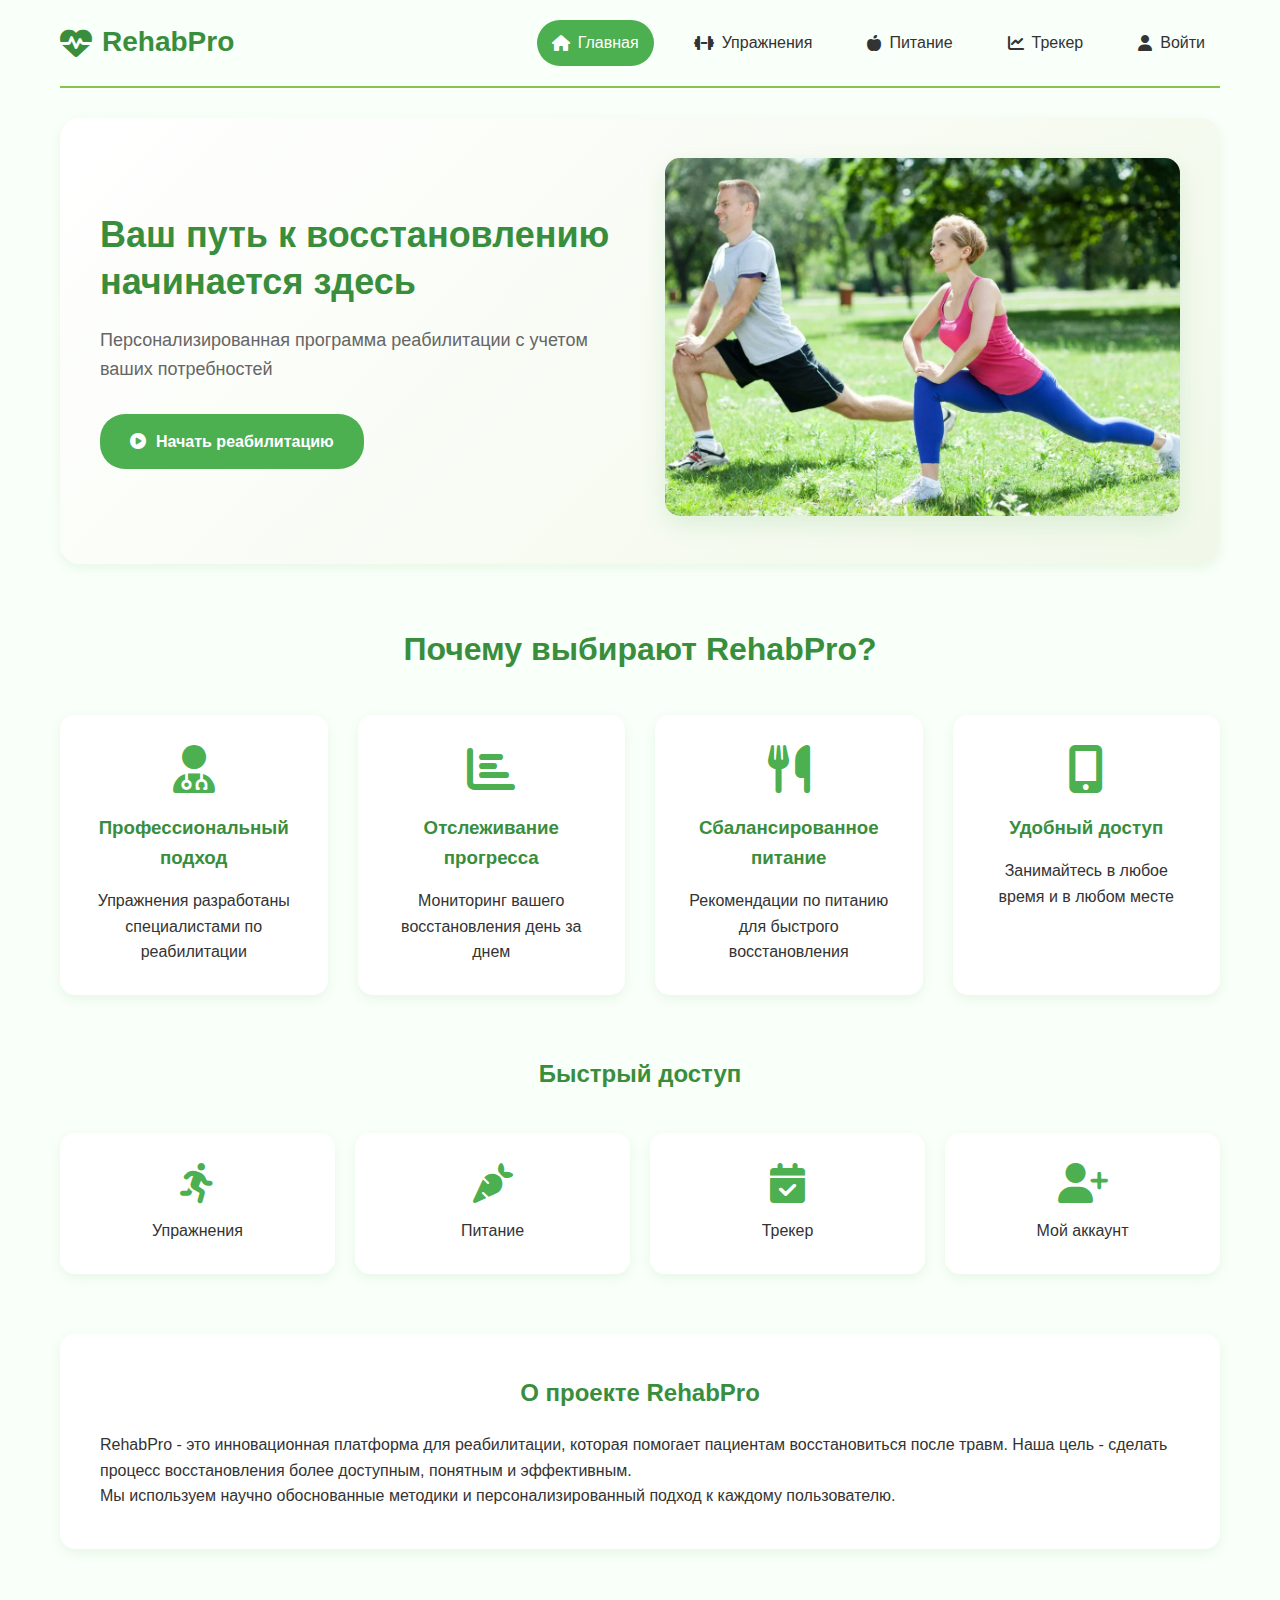
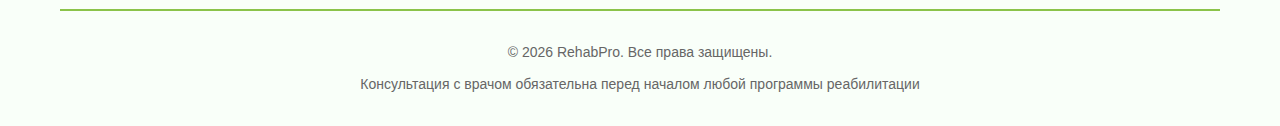
<file: index.html>
<!DOCTYPE html>
<html lang="ru">
<head>
    <meta charset="UTF-8">
    <meta name="viewport" content="width=device-width, initial-scale=1.0">
    <title>RehabPro - Главная</title>
    <link rel="stylesheet" href="css/style.css">
    <link rel="stylesheet" href="https://cdnjs.cloudflare.com/ajax/libs/font-awesome/6.4.0/css/all.min.css">
</head>
<body>
    <div class="container">
        <header>
            <nav class="navbar">
                <div class="logo">
                    <i class="fas fa-heartbeat"></i>
                    <h1>RehabPro</h1>
                </div>
                <div class="nav-links">
                    <a href="index.html" class="active"><i class="fas fa-home"></i> Главная</a>
                    <a href="exercises.html"><i class="fas fa-dumbbell"></i> Упражнения</a>
                    <a href="nutrition.html"><i class="fas fa-apple-alt"></i> Питание</a>
                    <a href="tracker.html"><i class="fas fa-chart-line"></i> Трекер</a>
                    <a href="login.html" id="login-btn"><i class="fas fa-user"></i> Войти</a>
                </div>
            </nav>
        </header>

        <main>
            <section class="hero">
                <div class="hero-content">
                    <h2>Ваш путь к восстановлению начинается здесь</h2>
                    <p>Персонализированная программа реабилитации с учетом ваших потребностей</p>
                    <a href="exercises.html" class="btn-primary">
                        <i class="fas fa-play-circle"></i> Начать реабилитацию
                    </a>
                </div>
                <div class="hero-image">
                    <img src="sport.png" alt="Реабилитация">
                </div>
            </section>

            <section class="features">
                <h2>Почему выбирают RehabPro?</h2>
                <div class="features-grid">
                    <div class="feature-card">
                        <i class="fas fa-user-md"></i>
                        <h3>Профессиональный подход</h3>
                        <p>Упражнения разработаны специалистами по реабилитации</p>
                    </div>
                    <div class="feature-card">
                        <i class="fas fa-chart-bar"></i>
                        <h3>Отслеживание прогресса</h3>
                        <p>Мониторинг вашего восстановления день за днем</p>
                    </div>
                    <div class="feature-card">
                        <i class="fas fa-utensils"></i>
                        <h3>Сбалансированное питание</h3>
                        <p>Рекомендации по питанию для быстрого восстановления</p>
                    </div>
                    <div class="feature-card">
                        <i class="fas fa-mobile-alt"></i>
                        <h3>Удобный доступ</h3>
                        <p>Занимайтесь в любое время и в любом месте</p>
                    </div>
                </div>
            </section>

            <section class="quick-links">
                <h2>Быстрый доступ</h2>
                <div class="links-grid">
                    <a href="exercises.html" class="quick-link-card">
                        <i class="fas fa-running"></i>
                        <span>Упражнения</span>
                    </a>
                    <a href="nutrition.html" class="quick-link-card">
                        <i class="fas fa-carrot"></i>
                        <span>Питание</span>
                    </a>
                    <a href="tracker.html" class="quick-link-card">
                        <i class="fas fa-calendar-check"></i>
                        <span>Трекер</span>
                    </a>
                    <a href="login.html" class="quick-link-card">
                        <i class="fas fa-user-plus"></i>
                        <span>Мой аккаунт</span>
                    </a>
                </div>
            </section>

            <section class="about">
                <h2>О проекте RehabPro</h2>
                <p>RehabPro - это инновационная платформа для реабилитации, которая помогает пациентам восстановиться после травм. Наша цель - сделать процесс восстановления более доступным, понятным и эффективным.</p>
                <p>Мы используем научно обоснованные методики и персонализированный подход к каждому пользователю.</p>
            </section>
        </main>

        <footer>
            <p>© 2026 RehabPro. Все права защищены.</p>
            <p>Консультация с врачом обязательна перед началом любой программы реабилитации</p>
        </footer>
    </div>

    <script src="js/auth.js"></script>
    <script>
        // Проверка авторизации
        document.addEventListener('DOMContentLoaded', function() {
            const user = JSON.parse(localStorage.getItem('currentUser'));
            const loginBtn = document.getElementById('login-btn');
            
            if (user) {
                loginBtn.innerHTML = `<i class="fas fa-user"></i> ${user.email.split('@')[0]}`;
                loginBtn.href = '#';
                loginBtn.onclick = function() {
                    localStorage.removeItem('currentUser');
                    window.location.reload();
                };
            }
        });
    </script>
    <script src="js/profile.js"></script>
</body>

</html>
</file>
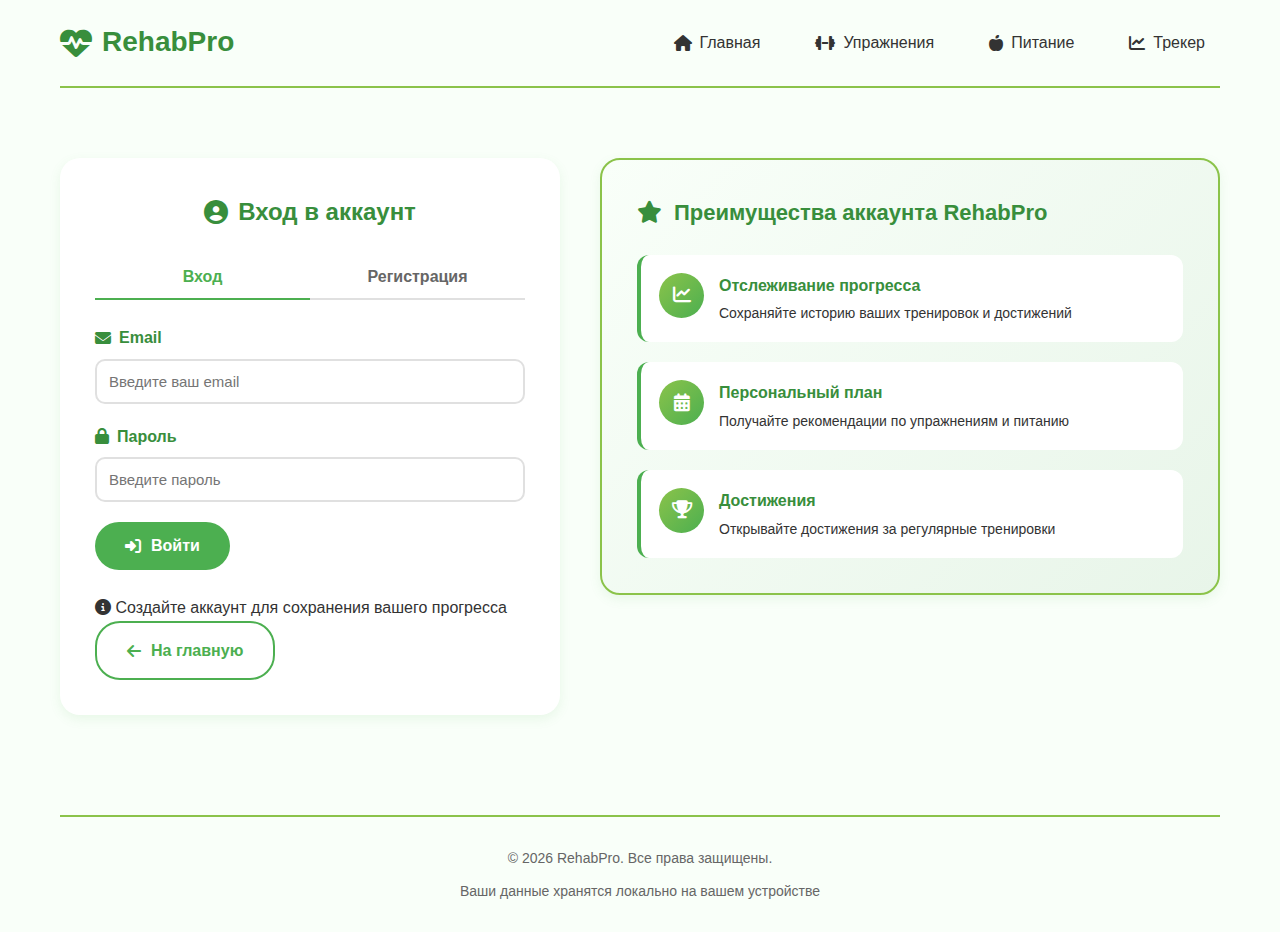
<file: login.html>
<!DOCTYPE html>
<html lang="ru">
<head>
    <meta charset="UTF-8">
    <meta name="viewport" content="width=device-width, initial-scale=1.0, maximum-scale=1.0, user-scalable=yes">
    <title>RehabPro - Вход</title>
    <link rel="stylesheet" href="css/style.css">
    <link rel="stylesheet" href="https://cdnjs.cloudflare.com/ajax/libs/font-awesome/6.4.0/css/all.min.css">
</head>
<body>
    <div class="container">
        <header>
            <nav class="navbar">
                <div class="logo">
                    <i class="fas fa-heartbeat"></i>
                    <h1>RehabPro</h1>
                </div>
                <div class="nav-links">
                    <a href="index.html"><i class="fas fa-home"></i> Главная</a>
                    <a href="exercises.html"><i class="fas fa-dumbbell"></i> Упражнения</a>
                    <a href="nutrition.html"><i class="fas fa-apple-alt"></i> Питание</a>
                    <a href="tracker.html"><i class="fas fa-chart-line"></i> Трекер</a>
                </div>
            </nav>
        </header>

        <main class="auth-container">
            <div class="auth-card">
                <h2><i class="fas fa-user-circle"></i> Вход в аккаунт</h2>
                
                <div class="auth-tabs">
                    <button class="tab-btn active" id="login-tab">Вход</button>
                    <button class="tab-btn" id="register-tab">Регистрация</button>
                </div>

                <!-- Форма входа -->
                <div class="auth-form" id="login-form">
                    <div class="form-group">
                        <label for="login-email"><i class="fas fa-envelope"></i> Email</label>
                        <input type="email" id="login-email" placeholder="Введите ваш email">
                    </div>
                    <div class="form-group">
                        <label for="login-password"><i class="fas fa-lock"></i> Пароль</label>
                        <input type="password" id="login-password" placeholder="Введите пароль">
                    </div>
                    <button class="btn-primary" id="login-submit">
                        <i class="fas fa-sign-in-alt"></i> Войти
                    </button>
                    
                    <!-- Сообщение об ошибке входа -->
                    <div id="login-error" class="error-message"></div>
                    
                    <!-- Сообщение об успехе входа -->
                    <div id="login-success" class="success-message"></div>
                </div>

                <!-- Форма регистрации -->
                <div class="auth-form hidden" id="register-form">
                    <div class="form-group">
                        <label for="register-email"><i class="fas fa-envelope"></i> Email</label>
                        <input type="email" id="register-email" placeholder="Введите ваш email">
                    </div>
                    <div class="form-group">
                        <label for="register-password"><i class="fas fa-lock"></i> Пароль</label>
                        <input type="password" id="register-password" placeholder="Придумайте пароль (минимум 6 символов)">
                    </div>
                    <div class="form-group">
                        <label for="register-confirm"><i class="fas fa-lock"></i> Подтвердите пароль</label>
                        <input type="password" id="register-confirm" placeholder="Повторите пароль">
                    </div>
                    <button class="btn-primary" id="register-submit">
                        <i class="fas fa-user-plus"></i> Зарегистрироваться
                    </button>
                    
                    <!-- Сообщение об ошибке регистрации -->
                    <div id="register-error" class="error-message"></div>
                    
                    <!-- Сообщение об успехе регистрации -->
                    <div id="register-success" class="success-message"></div>
                </div>

                <div class="auth-info">
                    <p><i class="fas fa-info-circle"></i> Создайте аккаунт для сохранения вашего прогресса</p>
                    <a href="index.html" class="btn-secondary">
                        <i class="fas fa-arrow-left"></i> На главную
                    </a>
                    
                    <!-- Кнопка демо-входа будет добавлена автоматически через auth.js -->
                </div>
            </div>
            
            <!-- Дополнительная информация - ПЕРЕМЕЩЕНА и ПЕРЕРАБОТАНА -->
            <div class="auth-benefits">
                <h3><i class="fas fa-star"></i> Преимущества аккаунта RehabPro</h3>
                <div class="benefits-list">
                    <div class="benefit-item">
                        <div class="benefit-icon">
                            <i class="fas fa-chart-line"></i>
                        </div>
                        <div class="benefit-content">
                            <h4>Отслеживание прогресса</h4>
                            <p>Сохраняйте историю ваших тренировок и достижений</p>
                        </div>
                    </div>
                    <div class="benefit-item">
                        <div class="benefit-icon">
                            <i class="fas fa-calendar-alt"></i>
                        </div>
                        <div class="benefit-content">
                            <h4>Персональный план</h4>
                            <p>Получайте рекомендации по упражнениям и питанию</p>
                        </div>
                    </div>
                    <div class="benefit-item">
                        <div class="benefit-icon">
                            <i class="fas fa-trophy"></i>
                        </div>
                        <div class="benefit-content">
                            <h4>Достижения</h4>
                            <p>Открывайте достижения за регулярные тренировки</p>
                        </div>
                    </div>
                </div>
            </div>
        </main>

        <footer>
            <p>© 2026 RehabPro. Все права защищены.</p>
            <p>Ваши данные хранятся локально на вашем устройстве</p>
        </footer>
    </div>

    <!-- Подключаем скрипт авторизации -->
    <script src="js/auth.js"></script>
</body>
</html>
</file>
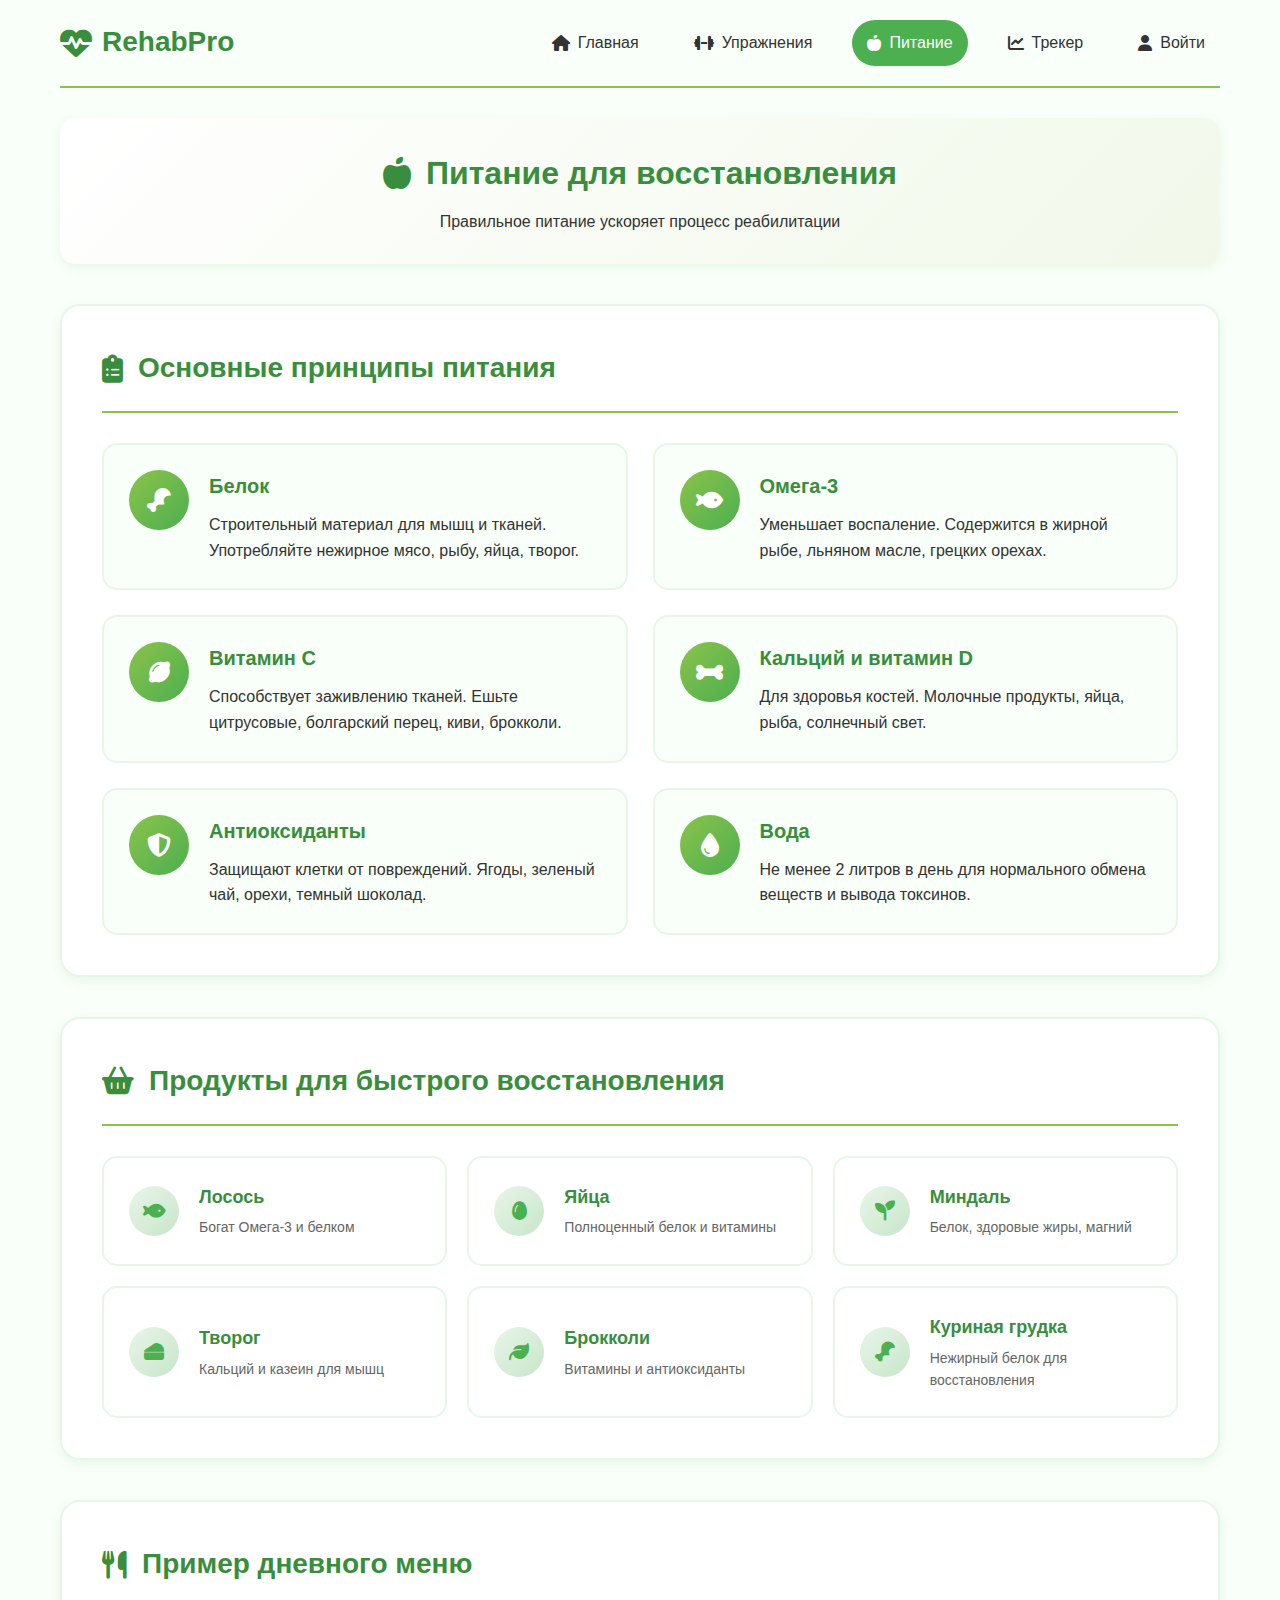
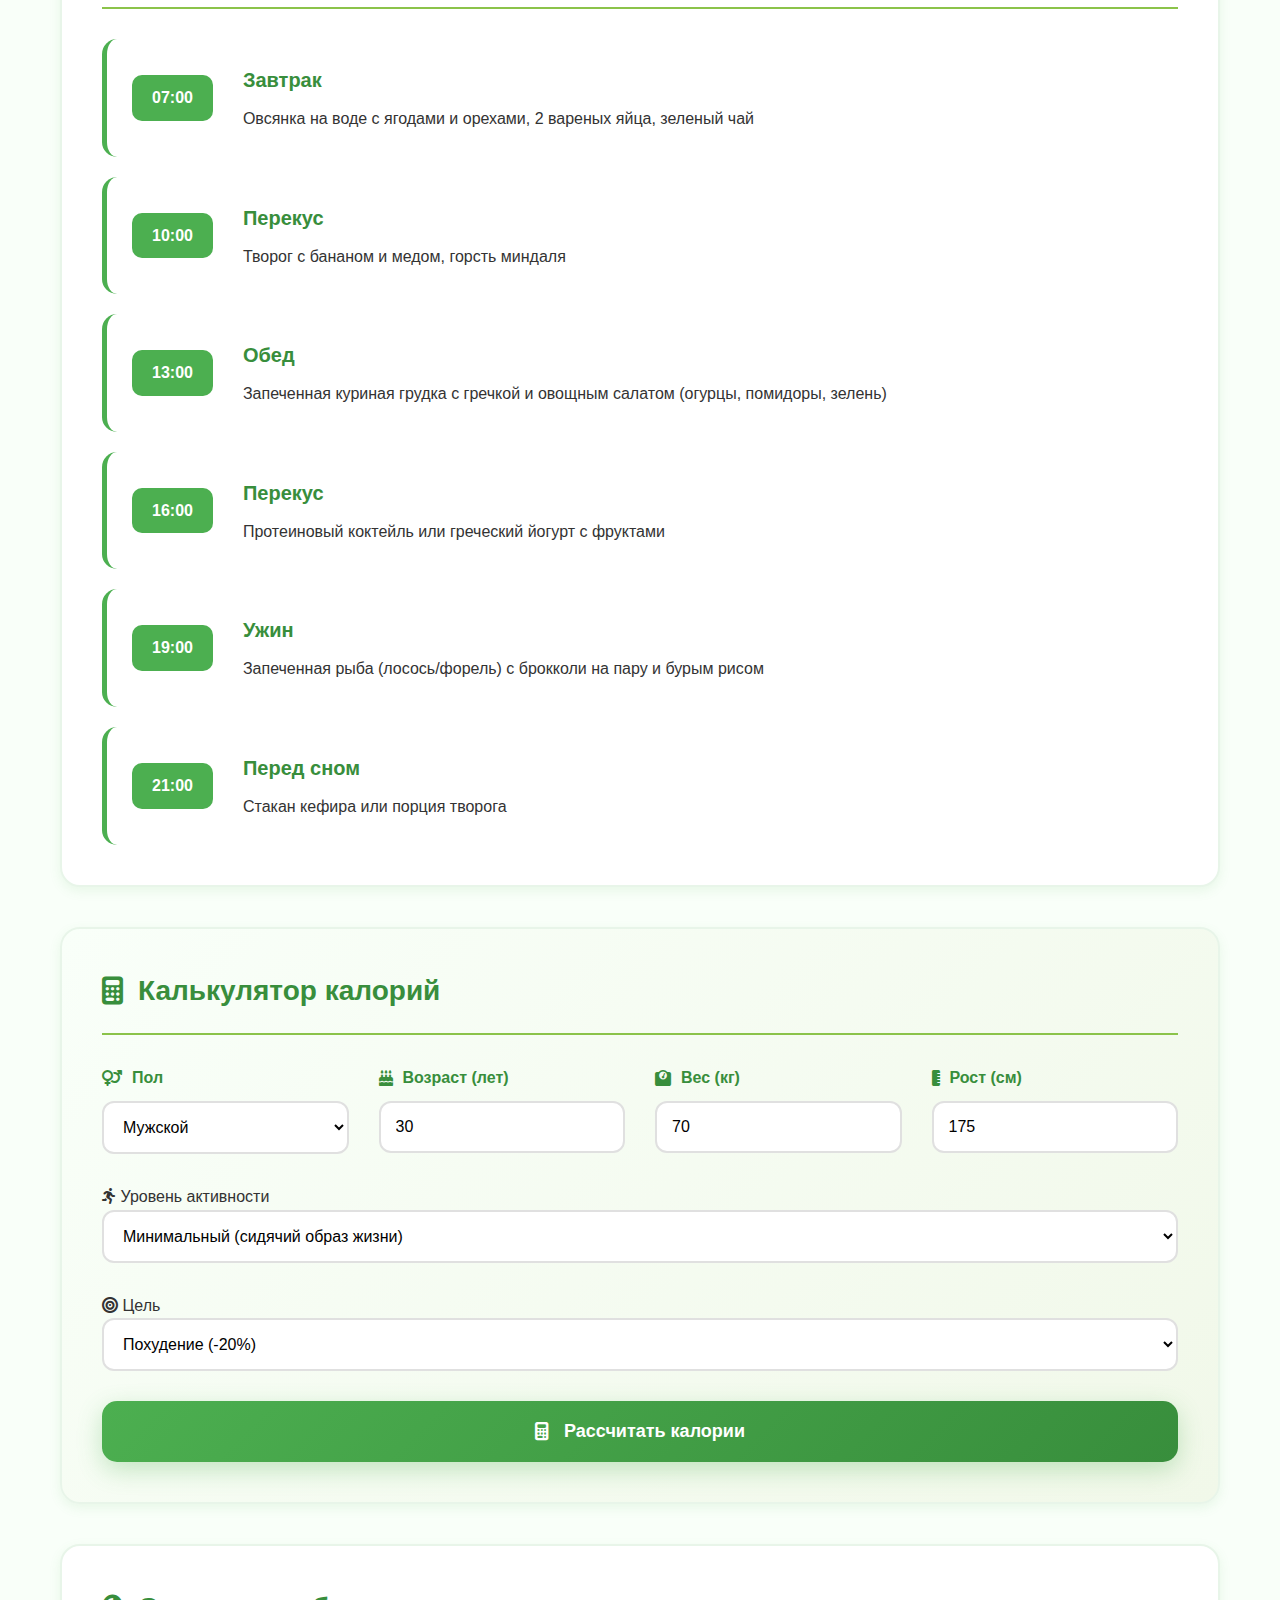
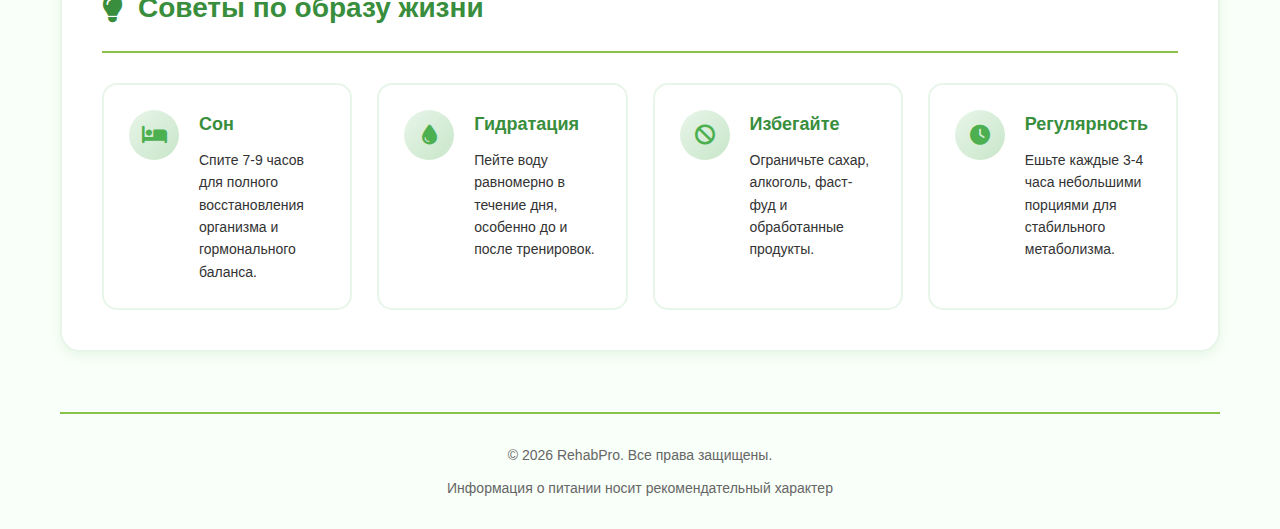
<file: nutrition.html>
<!DOCTYPE html>
<html lang="ru">
<head>
    <meta charset="UTF-8">
    <meta name="viewport" content="width=device-width, initial-scale=1.0, maximum-scale=1.0, user-scalable=yes">
    <title>RehabPro - Питание</title>
    <link rel="stylesheet" href="css/style.css">
    <link rel="stylesheet" href="https://cdnjs.cloudflare.com/ajax/libs/font-awesome/6.4.0/css/all.min.css">
</head>
<body>
    <div class="container">
        <header>
            <nav class="navbar">
                <div class="logo">
                    <i class="fas fa-heartbeat"></i>
                    <h1>RehabPro</h1>
                </div>
                <div class="nav-links">
                    <a href="index.html"><i class="fas fa-home"></i> Главная</a>
                    <a href="exercises.html"><i class="fas fa-dumbbell"></i> Упражнения</a>
                    <a href="nutrition.html" class="active"><i class="fas fa-apple-alt"></i> Питание</a>
                    <a href="tracker.html"><i class="fas fa-chart-line"></i> Трекер</a>
                    <a href="login.html" id="login-btn"><i class="fas fa-user"></i> Войти</a>
                </div>
            </nav>
        </header>

        <main>
            <section class="page-header">
                <h2><i class="fas fa-apple-alt"></i> Питание для восстановления</h2>
                <p>Правильное питание ускоряет процесс реабилитации</p>
            </section>

            <!-- Принципы питания -->
            <section class="nutrition-section">
                <div class="section-header">
                    <h3><i class="fas fa-clipboard-list"></i> Основные принципы питания</h3>
                </div>
                <div class="principles-grid">
                    <div class="principle-card">
                        <div class="principle-icon">
                            <i class="fas fa-drumstick-bite"></i>
                        </div>
                        <div class="principle-content">
                            <h4>Белок</h4>
                            <p>Строительный материал для мышц и тканей. Употребляйте нежирное мясо, рыбу, яйца, творог.</p>
                        </div>
                    </div>
                    
                    <div class="principle-card">
                        <div class="principle-icon">
                            <i class="fas fa-fish"></i>
                        </div>
                        <div class="principle-content">
                            <h4>Омега-3</h4>
                            <p>Уменьшает воспаление. Содержится в жирной рыбе, льняном масле, грецких орехах.</p>
                        </div>
                    </div>
                    
                    <div class="principle-card">
                        <div class="principle-icon">
                            <i class="fas fa-lemon"></i>
                        </div>
                        <div class="principle-content">
                            <h4>Витамин C</h4>
                            <p>Способствует заживлению тканей. Ешьте цитрусовые, болгарский перец, киви, брокколи.</p>
                        </div>
                    </div>
                    
                    <div class="principle-card">
                        <div class="principle-icon">
                            <i class="fas fa-bone"></i>
                        </div>
                        <div class="principle-content">
                            <h4>Кальций и витамин D</h4>
                            <p>Для здоровья костей. Молочные продукты, яйца, рыба, солнечный свет.</p>
                        </div>
                    </div>
                    
                    <div class="principle-card">
                        <div class="principle-icon">
                            <i class="fas fa-shield-alt"></i>
                        </div>
                        <div class="principle-content">
                            <h4>Антиоксиданты</h4>
                            <p>Защищают клетки от повреждений. Ягоды, зеленый чай, орехи, темный шоколад.</p>
                        </div>
                    </div>
                    
                    <div class="principle-card">
                        <div class="principle-icon">
                            <i class="fas fa-tint"></i>
                        </div>
                        <div class="principle-content">
                            <h4>Вода</h4>
                            <p>Не менее 2 литров в день для нормального обмена веществ и вывода токсинов.</p>
                        </div>
                    </div>
                </div>
            </section>

            <!-- Продукты для восстановления -->
            <section class="nutrition-section">
                <div class="section-header">
                    <h3><i class="fas fa-shopping-basket"></i> Продукты для быстрого восстановления</h3>
                </div>
                <div class="products-container">
                    <div class="product-row">
                        <div class="product-item">
                            <div class="product-icon">
                                <i class="fas fa-fish"></i>
                            </div>
                            <div class="product-info">
                                <h4>Лосось</h4>
                                <p>Богат Омега-3 и белком</p>
                            </div>
                        </div>
            
                        <div class="product-item">
                            <div class="product-icon">
                                <i class="fas fa-egg"></i>
                            </div>
                            <div class="product-info">
                                <h4>Яйца</h4>
                                <p>Полноценный белок и витамины</p>
                            </div>
                        </div>
            
                        <div class="product-item">
                            <div class="product-icon">
                                <i class="fas fa-seedling"></i>
                            </div>
                            <div class="product-info">
                                <h4>Миндаль</h4>
                                <p>Белок, здоровые жиры, магний</p>
                            </div>
                        </div>
                    </div>
        
                    <div class="product-row">
                        <div class="product-item">
                            <div class="product-icon">
                                <i class="fas fa-cheese"></i>
                            </div>
                            <div class="product-info">
                                <h4>Творог</h4>
                                <p>Кальций и казеин для мышц</p>
                            </div>
                        </div>
            
                        <div class="product-item">
                            <div class="product-icon">
                                <i class="fas fa-leaf"></i>
                            </div>
                            <div class="product-info">
                                <h4>Брокколи</h4>
                                <p>Витамины и антиоксиданты</p>
                            </div>
                        </div>
            
                        <div class="product-item">
                            <div class="product-icon">
                                <i class="fas fa-drumstick-bite"></i>
                            </div>
                            <div class="product-info">
                                <h4>Куриная грудка</h4>
                                <p>Нежирный белок для восстановления</p>
                            </div>
                        </div>
                    </div>
                </div>
            </section>

            <!-- Пример дневного меню -->
            <section class="nutrition-section">
                <div class="section-header">
                    <h3><i class="fas fa-utensils"></i> Пример дневного меню</h3>
                </div>
                <div class="daily-menu">
                    <div class="menu-item-large">
                        <div class="menu-time-large">07:00</div>
                        <div class="menu-content-large">
                            <h4>Завтрак</h4>
                            <p>Овсянка на воде с ягодами и орехами, 2 вареных яйца, зеленый чай</p>
                        </div>
                    </div>
                    
                    <div class="menu-item-large">
                        <div class="menu-time-large">10:00</div>
                        <div class="menu-content-large">
                            <h4>Перекус</h4>
                            <p>Творог с бананом и медом, горсть миндаля</p>
                        </div>
                    </div>
                    
                    <div class="menu-item-large">
                        <div class="menu-time-large">13:00</div>
                        <div class="menu-content-large">
                            <h4>Обед</h4>
                            <p>Запеченная куриная грудка с гречкой и овощным салатом (огурцы, помидоры, зелень)</p>
                        </div>
                    </div>
                    
                    <div class="menu-item-large">
                        <div class="menu-time-large">16:00</div>
                        <div class="menu-content-large">
                            <h4>Перекус</h4>
                            <p>Протеиновый коктейль или греческий йогурт с фруктами</p>
                        </div>
                    </div>
                    
                    <div class="menu-item-large">
                        <div class="menu-time-large">19:00</div>
                        <div class="menu-content-large">
                            <h4>Ужин</h4>
                            <p>Запеченная рыба (лосось/форель) с брокколи на пару и бурым рисом</p>
                        </div>
                    </div>
                    
                    <div class="menu-item-large">
                        <div class="menu-time-large">21:00</div>
                        <div class="menu-content-large">
                            <h4>Перед сном</h4>
                            <p>Стакан кефира или порция творога</p>
                        </div>
                    </div>
                </div>
            </section>

            <!-- Калькулятор калорий -->
            <section class="nutrition-section calculator-section">
                <div class="section-header">
                    <h3><i class="fas fa-calculator"></i> Калькулятор калорий</h3>
                </div>
                
                <div class="calculator-form">
                    <div class="form-row">
                        <div class="form-group-large">
                            <label for="gender"><i class="fas fa-venus-mars"></i> Пол</label>
                            <select id="gender" class="form-control-large">
                                <option value="male">Мужской</option>
                                <option value="female">Женский</option>
                            </select>
                        </div>
                        
                        <div class="form-group-large">
                            <label for="age"><i class="fas fa-birthday-cake"></i> Возраст (лет)</label>
                            <input type="number" id="age" class="form-control-large" min="10" max="100" value="30">
                        </div>
                        
                        <div class="form-group-large">
                            <label for="weight"><i class="fas fa-weight"></i> Вес (кг)</label>
                            <input type="number" id="weight" class="form-control-large" min="30" max="200" value="70">
                        </div>
                        
                        <div class="form-group-large">
                            <label for="height"><i class="fas fa-ruler-vertical"></i> Рост (см)</label>
                            <input type="number" id="height" class="form-control-large" min="100" max="250" value="175">
                        </div>
                    </div>
                    
                    <!-- Вместо блока активности с радио-кнопками: -->
                    <div class="form-row">
                        <div class="form-group-full">
                            <label><i class="fas fa-running"></i> Уровень активности</label>
                            <select id="activity-level" class="form-control-large select-custom">
                                <option value="1.2" selected>Минимальный (сидячий образ жизни)</option>
                                <option value="1.375">Низкий (легкие упражнения 1-3 раза/неделю)</option>
                                <option value="1.55">Умеренный (тренировки 3-5 раз/неделю)</option>
                                <option value="1.725">Высокий (интенсивные тренировки 6-7 раз/неделю)</option>
                                <option value="1.9">Очень высокий (профессиональные спортсмены)</option>
                            </select>
                        </div>
                    </div>
                    
                    <!-- Вместо блока цели с радио-кнопками: -->
                    <div class="form-row">
                        <div class="form-group-full">
                            <label><i class="fas fa-bullseye"></i> Цель</label>
                            <select id="goal-select" class="form-control-large select-custom">
                                <option value="0.7">Быстрое похудение (-30%)</option>
                                <option value="0.8" selected>Похудение (-20%)</option>
                                <option value="1">Поддержание веса</option>
                                <option value="1.1">Набор массы (+10%)</option>
                                <option value="1.2">Быстрый набор массы (+20%)</option>
                            </select>
                        </div>
                    </div>
                    
                    <div class="form-row">
                        <div class="form-group-full">
                            <button id="calculate-calories" class="calculate-btn-large">
                                <i class="fas fa-calculator"></i> Рассчитать калории
                            </button>
                        </div>
                    </div>
                </div>
                
                <div id="results-section"></div>
            </section>

            <!-- Советы по образу жизни -->
            <section class="nutrition-section">
                <div class="section-header">
                    <h3><i class="fas fa-lightbulb"></i> Советы по образу жизни</h3>
                </div>
                <div class="tips-container">
                    <div class="tip-card">
                        <div class="tip-icon">
                            <i class="fas fa-bed"></i>
                        </div>
                        <div class="tip-content">
                            <h4>Сон</h4>
                            <p>Спите 7-9 часов для полного восстановления организма и гормонального баланса.</p>
                        </div>
                    </div>
                    
                    <div class="tip-card">
                        <div class="tip-icon">
                            <i class="fas fa-tint"></i>
                        </div>
                        <div class="tip-content">
                            <h4>Гидратация</h4>
                            <p>Пейте воду равномерно в течение дня, особенно до и после тренировок.</p>
                        </div>
                    </div>
                    
                    <div class="tip-card">
                        <div class="tip-icon">
                            <i class="fas fa-ban"></i>
                        </div>
                        <div class="tip-content">
                            <h4>Избегайте</h4>
                            <p>Ограничьте сахар, алкоголь, фаст-фуд и обработанные продукты.</p>
                        </div>
                    </div>
                    
                    <div class="tip-card">
                        <div class="tip-icon">
                            <i class="fas fa-clock"></i>
                        </div>
                        <div class="tip-content">
                            <h4>Регулярность</h4>
                            <p>Ешьте каждые 3-4 часа небольшими порциями для стабильного метаболизма.</p>
                        </div>
                    </div>
                </div>
            </section>
        </main>

        <footer>
            <p>© 2026 RehabPro. Все права защищены.</p>
            <p>Информация о питании носит рекомендательный характер</p>
        </footer>
    </div>

    <script src="js/nutrition.js"></script>
    <script>
        document.addEventListener('DOMContentLoaded', function() {
            const user = JSON.parse(localStorage.getItem('currentUser'));
            const loginBtn = document.getElementById('login-btn');
            
            if (user) {
                loginBtn.innerHTML = `<i class="fas fa-user"></i> ${user.email.split('@')[0]}`;
                loginBtn.href = '#';
                loginBtn.onclick = function() {
                    localStorage.removeItem('currentUser');
                    window.location.reload();
                };
            }
        });
    </script>
    <script src="js/profile.js"></script>
</body>
</html>
</file>
<file: css/style.css>
/* ===== ОБЩИЕ СТИЛИ ===== */
:root {
    --primary-color: #4CAF50;
    --primary-light: #8BC34A;
    --primary-dark: #388E3C;
    --secondary-color: #2196F3;
    --background-color: #F9FFF9;
    --card-background: #FFFFFF;
    --text-color: #333333;
    --text-light: #666666;
    --border-color: #E0E0E0;
    --shadow: 0 4px 12px rgba(76, 175, 80, 0.1);
    --shadow-hover: 0 8px 24px rgba(76, 175, 80, 0.15);
    --success-color: #4CAF50;
    --warning-color: #FF9800;
    --danger-color: #F44336;
    --info-color: #2196F3;
}

* {
    margin: 0;
    padding: 0;
    box-sizing: border-box;
}

body {
    font-family: 'Segoe UI', Tahoma, Geneva, Verdana, sans-serif;
    background-color: var(--background-color);
    color: var(--text-color);
    line-height: 1.6;
}

.container {
    max-width: 1200px;
    margin: 0 auto;
    padding: 0 20px;
}

/* ===== НАВИГАЦИЯ ===== */
.navbar {
    display: flex;
    justify-content: space-between;
    align-items: center;
    padding: 20px 0;
    margin-bottom: 30px;
    border-bottom: 2px solid var(--primary-light);
    flex-wrap: wrap;
    gap: 15px;
}

.logo {
    display: flex;
    align-items: center;
    gap: 10px;
    color: var(--primary-dark);
}

.logo i {
    font-size: 32px;
}

.logo h1 {
    font-size: 28px;
    font-weight: 700;
}

.nav-links {
    display: flex;
    gap: 25px;
    align-items: center;
    flex-wrap: wrap;
}

.nav-links a {
    text-decoration: none;
    color: var(--text-color);
    font-weight: 500;
    display: flex;
    align-items: center;
    gap: 8px;
    padding: 10px 15px;
    border-radius: 25px;
    transition: all 0.3s ease;
}

.nav-links a:hover {
    background-color: var(--primary-light);
    color: white;
    transform: translateY(-2px);
}

.nav-links a.active {
    background-color: var(--primary-color);
    color: white;
}

/* ===== ГЛАВНАЯ СТРАНИЦА ===== */
.hero {
    display: grid;
    grid-template-columns: 1fr 1fr;
    gap: 50px;
    align-items: center;
    margin-bottom: 60px;
    background: linear-gradient(135deg, #FFFFFF 0%, #F1F8E9 100%);
    padding: 40px;
    border-radius: 20px;
    box-shadow: var(--shadow);
}

.hero-content h2 {
    font-size: 36px;
    color: var(--primary-dark);
    margin-bottom: 20px;
    line-height: 1.3;
}

.hero-content p {
    font-size: 18px;
    color: var(--text-light);
    margin-bottom: 30px;
}

.btn-primary, .btn-secondary {
    display: inline-flex;
    align-items: center;
    gap: 10px;
    padding: 15px 30px;
    border-radius: 25px;
    text-decoration: none;
    font-weight: 600;
    font-size: 16px;
    cursor: pointer;
    transition: all 0.3s ease;
    border: none;
}

.btn-primary {
    background-color: var(--primary-color);
    color: white;
}

.btn-primary:hover {
    background-color: var(--primary-dark);
    transform: translateY(-3px);
    box-shadow: var(--shadow-hover);
}

.btn-secondary {
    background-color: transparent;
    color: var(--primary-color);
    border: 2px solid var(--primary-color);
}

.btn-secondary:hover {
    background-color: var(--primary-color);
    color: white;
    transform: translateY(-2px);
}

.hero-image img {
    width: 100%;
    border-radius: 15px;
    box-shadow: var(--shadow-hover);
}

.features {
    margin-bottom: 60px;
}

.features h2 {
    text-align: center;
    margin-bottom: 40px;
    color: var(--primary-dark);
    font-size: 32px;
}

.features-grid {
    display: grid;
    grid-template-columns: repeat(auto-fit, minmax(250px, 1fr));
    gap: 30px;
}

.feature-card {
    background: var(--card-background);
    padding: 30px;
    border-radius: 15px;
    text-align: center;
    box-shadow: var(--shadow);
    transition: transform 0.3s ease;
}

.feature-card:hover {
    transform: translateY(-10px);
    box-shadow: var(--shadow-hover);
}

.feature-card i {
    font-size: 48px;
    color: var(--primary-color);
    margin-bottom: 20px;
}

.feature-card h3 {
    margin-bottom: 15px;
    color: var(--primary-dark);
}

.quick-links {
    margin-bottom: 60px;
}

.quick-links h2 {
    text-align: center;
    margin-bottom: 40px;
    color: var(--primary-dark);
}

.links-grid {
    display: grid;
    grid-template-columns: repeat(auto-fit, minmax(200px, 1fr));
    gap: 20px;
}

.quick-link-card {
    background: var(--card-background);
    padding: 30px;
    border-radius: 15px;
    text-decoration: none;
    color: var(--text-color);
    text-align: center;
    display: flex;
    flex-direction: column;
    align-items: center;
    gap: 15px;
    transition: all 0.3s ease;
    box-shadow: var(--shadow);
}

.quick-link-card:hover {
    transform: translateY(-5px);
    box-shadow: var(--shadow-hover);
    background-color: var(--primary-light);
    color: white;
}

.quick-link-card i {
    font-size: 40px;
    color: var(--primary-color);
}

.quick-link-card:hover i {
    color: white;
}

.about {
    background: var(--card-background);
    padding: 40px;
    border-radius: 15px;
    margin-bottom: 40px;
    box-shadow: var(--shadow);
}

.about h2 {
    color: var(--primary-dark);
    margin-bottom: 20px;
    text-align: center;
}

/* ===== СТРАНИЦА УПРАЖНЕНИЙ ===== */
.page-header {
    text-align: center;
    margin-bottom: 40px;
    padding: 30px;
    background: linear-gradient(135deg, #FFFFFF 0%, #F1F8E9 100%);
    border-radius: 15px;
    box-shadow: var(--shadow);
}

.page-header h2 {
    color: var(--primary-dark);
    font-size: 32px;
    margin-bottom: 10px;
    display: flex;
    align-items: center;
    justify-content: center;
    gap: 15px;
    flex-wrap: wrap;
}

.search-container {
    margin-bottom: 30px;
}

.search-box {
    position: relative;
    max-width: 800px;
    margin: 0 auto;
}

.search-box i {
    position: absolute;
    left: 20px;
    top: 50%;
    transform: translateY(-50%);
    color: var(--text-light);
    font-size: 18px;
}

.search-box input {
    width: 100%;
    padding: 18px 20px 18px 50px;
    border: 2px solid var(--primary-light);
    border-radius: 25px;
    font-size: 16px;
    transition: all 0.3s ease;
}

.search-box input:focus {
    outline: none;
    border-color: var(--primary-color);
    box-shadow: 0 0 0 3px rgba(76, 175, 80, 0.2);
}

.filter-container {
    display: flex;
    gap: 20px;
    align-items: center;
    margin-bottom: 30px;
    flex-wrap: wrap;
    background: var(--card-background);
    padding: 20px;
    border-radius: 15px;
    box-shadow: var(--shadow);
    justify-content: center;
}

.filter-group {
    display: flex;
    align-items: center;
    gap: 10px;
    flex-wrap: wrap;
}

.filter-group label {
    font-weight: 600;
    color: var(--primary-dark);
    display: flex;
    align-items: center;
    gap: 5px;
}

.filter-group select {
    padding: 10px 15px;
    border: 2px solid var(--primary-light);
    border-radius: 10px;
    background: white;
    font-size: 14px;
    cursor: pointer;
}

.daily-counter {
    background: var(--card-background);
    padding: 20px;
    border-radius: 15px;
    margin-bottom: 30px;
    box-shadow: var(--shadow);
}

.daily-counter p {
    display: flex;
    align-items: center;
    gap: 10px;
    margin-bottom: 15px;
    font-size: 18px;
    color: var(--primary-dark);
    flex-wrap: wrap;
}

.progress-bar {
    height: 20px;
    background: #E0E0E0;
    border-radius: 10px;
    overflow: hidden;
}

.progress-fill {
    height: 100%;
    background: linear-gradient(90deg, var(--primary-light), var(--primary-color));
    border-radius: 10px;
    width: 0%;
    transition: width 0.5s ease;
}

/* Сетка упражнений - центрирование */
.exercises-grid {
    display: grid;
    grid-template-columns: repeat(auto-fill, minmax(380px, 1fr));
    gap: 30px;
    margin-bottom: 40px;
    justify-content: center;
}

/* Карточки упражнений */
.exercise-card {
    background: var(--card-background);
    border-radius: 15px;
    overflow: hidden;
    box-shadow: var(--shadow);
    transition: transform 0.3s ease;
    display: flex;
    flex-direction: column;
    width: 100%;
}

.exercise-card:hover {
    transform: translateY(-5px);
    box-shadow: var(--shadow-hover);
}

.exercise-header {
    padding: 25px 25px 20px 25px;
    background: linear-gradient(135deg, var(--primary-light), var(--primary-color));
    color: white;
    flex-shrink: 0;
}

.exercise-header h3 {
    font-size: 20px;
    margin-bottom: 5px;
    display: flex;
    justify-content: space-between;
    align-items: center;
    flex-wrap: wrap;
    gap: 10px;
    word-break: break-word;
}

.difficulty-badge {
    padding: 6px 12px;
    border-radius: 20px;
    font-size: 12px;
    font-weight: 600;
    text-transform: uppercase;
    white-space: nowrap;
}

.difficulty-badge.beginner {
    background: #8BC34A;
}

.difficulty-badge.intermediate {
    background: #FF9800;
    color: white;
}

.difficulty-badge.advanced {
    background: #F44336;
    color: white;
}

.exercise-body {
    padding: 25px;
    display: flex;
    flex-direction: column;
    flex: 1;
    gap: 18px;
    overflow-x: hidden;
    word-wrap: break-word;
    overflow-wrap: break-word;
}

.exercise-meta {
    display: flex;
    gap: 20px;
    margin-bottom: 5px;
    color: var(--text-light);
    font-size: 14px;
    padding-bottom: 12px;
    border-bottom: 1px solid var(--border-color);
    flex-wrap: wrap;
}

.exercise-meta span {
    display: flex;
    align-items: center;
    gap: 5px;
}

.exercise-description {
    margin-bottom: 5px;
    line-height: 1.6;
    font-size: 15px;
    color: var(--text-color);
    word-wrap: break-word;
    overflow-wrap: break-word;
}

/* Видео */
.exercise-video video {
    width: 100%;
    max-height: 240px;
    border-radius: 12px;
    background: #000;
}

.exercise-warning {
    background: #FFF3E0;
    padding: 18px 20px;
    border-radius: 10px;
    border-left: 4px solid var(--warning-color);
    word-wrap: break-word;
}

.exercise-warning h4 {
    color: var(--warning-color);
    margin-bottom: 10px;
    display: flex;
    align-items: center;
    gap: 10px;
}

.exercise-tips {
    display: flex;
    flex-direction: column;
    gap: 12px;
    padding: 15px;
    background: #F9FFF9;
    border-radius: 10px;
    word-wrap: break-word;
}

.exercise-tips p {
    margin: 0;
    display: flex;
    align-items: flex-start;
    gap: 10px;
    line-height: 1.5;
    flex-wrap: wrap;
}

.exercise-tips strong {
    min-width: 100px;
    color: var(--primary-dark);
    font-weight: 600;
}

.exercise-actions {
    display: flex;
    justify-content: space-between;
    align-items: center;
    margin-top: auto;
    padding-top: 20px;
    border-top: 1px solid var(--border-color);
    gap: 15px;
    flex-wrap: wrap;
}

.completed-count {
    color: var(--text-light);
    font-size: 14px;
    display: flex;
    align-items: center;
    gap: 8px;
    flex-shrink: 0;
}

/* ===== СТРАНИЦА ПИТАНИЯ ===== */
.nutrition-section {
    background: var(--card-background);
    border-radius: 20px;
    padding: 40px;
    margin-bottom: 40px;
    box-shadow: var(--shadow);
    border: 2px solid #E8F5E9;
}

.section-header {
    margin-bottom: 30px;
    padding-bottom: 20px;
    border-bottom: 2px solid var(--primary-light);
}

.section-header h3 {
    color: var(--primary-dark);
    font-size: 28px;
    display: flex;
    align-items: center;
    gap: 15px;
    flex-wrap: wrap;
}

/* Принципы питания */
.principles-grid {
    display: grid;
    grid-template-columns: repeat(auto-fit, minmax(350px, 1fr));
    gap: 25px;
}

.principle-card {
    background: #F9FFF9;
    border-radius: 15px;
    padding: 25px;
    display: flex;
    align-items: flex-start;
    gap: 20px;
    border: 2px solid #E8F5E9;
    transition: all 0.3s ease;
}

.principle-card:hover {
    transform: translateY(-5px);
    border-color: var(--primary-color);
    box-shadow: 0 10px 25px rgba(76, 175, 80, 0.15);
}

.principle-icon {
    width: 60px;
    height: 60px;
    background: linear-gradient(135deg, var(--primary-light), var(--primary-color));
    border-radius: 50%;
    display: flex;
    align-items: center;
    justify-content: center;
    color: white;
    font-size: 24px;
    flex-shrink: 0;
}

.principle-content {
    flex: 1;
}

.principle-content h4 {
    color: var(--primary-dark);
    margin-bottom: 10px;
    font-size: 20px;
}

.principle-content p {
    color: var(--text-color);
    line-height: 1.6;
    margin: 0;
    word-wrap: break-word;
}

/* Продукты */
.products-container {
    display: flex;
    flex-direction: column;
    gap: 20px;
}

.product-row {
    display: grid;
    grid-template-columns: repeat(auto-fit, minmax(200px, 1fr));
    gap: 20px;
}

.product-item {
    background: white;
    border-radius: 15px;
    padding: 25px;
    display: flex;
    align-items: center;
    gap: 20px;
    border: 2px solid #E8F5E9;
    transition: all 0.3s ease;
}

.product-item:hover {
    transform: translateY(-5px);
    border-color: var(--primary-color);
    box-shadow: 0 8px 20px rgba(76, 175, 80, 0.1);
}

.product-icon {
    width: 50px;
    height: 50px;
    background: linear-gradient(135deg, #E8F5E9, #C8E6C9);
    border-radius: 50%;
    display: flex;
    align-items: center;
    justify-content: center;
    color: var(--primary-color);
    font-size: 20px;
    flex-shrink: 0;
}

.product-info h4 {
    color: var(--primary-dark);
    margin-bottom: 5px;
    font-size: 18px;
}

.product-info p {
    color: var(--text-light);
    font-size: 14px;
    margin: 0;
}

/* Дневное меню */
.daily-menu {
    display: flex;
    flex-direction: column;
    gap: 20px;
}

.menu-item-large {
    background: white;
    border-radius: 15px;
    padding: 25px;
    border-left: 5px solid var(--primary-color);
    display: flex;
    align-items: center;
    gap: 30px;
    transition: all 0.3s ease;
}

.menu-item-large:hover {
    transform: translateX(10px);
    box-shadow: 0 10px 25px rgba(76, 175, 80, 0.15);
}

.menu-time-large {
    background: var(--primary-color);
    color: white;
    padding: 10px 20px;
    border-radius: 10px;
    font-weight: 600;
    font-size: 16px;
    min-width: 80px;
    text-align: center;
    flex-shrink: 0;
}

.menu-content-large {
    flex: 1;
}

.menu-content-large h4 {
    color: var(--primary-dark);
    margin-bottom: 10px;
    font-size: 20px;
}

.menu-content-large p {
    color: var(--text-color);
    line-height: 1.6;
    margin: 0;
    font-size: 16px;
    word-wrap: break-word;
}

/* Калькулятор калорий */
.calculator-section {
    background: linear-gradient(135deg, #F9FFF9, #F1F8E9);
}

.calculator-form {
    display: flex;
    flex-direction: column;
    gap: 30px;
}

.form-row {
    display: flex;
    gap: 30px;
    flex-wrap: wrap;
}

.form-group-large {
    flex: 1;
    min-width: 200px;
}

.form-group-full {
    flex: 1 1 100%;
}

.form-group-large label {
    display: block;
    margin-bottom: 10px;
    font-weight: 600;
    color: var(--primary-dark);
    font-size: 16px;
    display: flex;
    align-items: center;
    gap: 10px;
    flex-wrap: wrap;
}

.form-control-large {
    width: 100%;
    padding: 15px;
    border: 2px solid #E0E0E0;
    border-radius: 12px;
    font-size: 16px;
    background: white;
    transition: all 0.3s ease;
}

.form-control-large:focus {
    outline: none;
    border-color: var(--primary-color);
    box-shadow: 0 0 0 3px rgba(76, 175, 80, 0.2);
}

.calculate-btn-large {
    width: 100%;
    padding: 20px;
    font-size: 18px;
    font-weight: 600;
    background: linear-gradient(135deg, var(--primary-color), var(--primary-dark));
    color: white;
    border: none;
    border-radius: 15px;
    cursor: pointer;
    transition: all 0.3s ease;
    display: flex;
    align-items: center;
    justify-content: center;
    gap: 15px;
    box-shadow: 0 8px 25px rgba(76, 175, 80, 0.3);
}

.calculate-btn-large:hover {
    transform: translateY(-5px);
    box-shadow: 0 12px 35px rgba(76, 175, 80, 0.4);
    background: linear-gradient(135deg, var(--primary-dark), #2E7D32);
}

/* Результаты расчета - ИСПРАВЛЕНО ДЛЯ МОБИЛЬНЫХ */
.results-container {
    background: white;
    border-radius: 20px;
    padding: 30px;
    margin-top: 40px;
    border: 2px solid #C8E6C9;
    overflow-x: auto;
}

.results-title {
    text-align: center;
    color: var(--primary-dark);
    margin-bottom: 30px;
    font-size: 24px;
    display: flex;
    align-items: center;
    justify-content: center;
    gap: 15px;
    flex-wrap: wrap;
}

.results-grid {
    display: grid;
    grid-template-columns: repeat(auto-fit, minmax(220px, 1fr));
    gap: 20px;
    margin-bottom: 30px;
}

.result-card {
    background: #F9FFF9;
    border-radius: 15px;
    padding: 25px;
    text-align: center;
    border: 2px solid transparent;
    transition: all 0.3s ease;
    box-shadow: 0 5px 15px rgba(0,0,0,0.05);
}

.result-card:hover {
    border-color: var(--primary-color);
    transform: translateY(-5px);
}

.result-value {
    font-size: 42px;
    font-weight: 700;
    color: var(--primary-color);
    margin: 15px 0;
    line-height: 1;
}

.result-label {
    font-size: 16px;
    color: var(--primary-dark);
    margin-bottom: 10px;
    font-weight: 600;
}

.result-unit {
    color: var(--text-light);
    font-size: 14px;
}

/* БЖУ блок */
.macronutrients-container {
    background: #F9FFF9;
    border-radius: 20px;
    padding: 30px;
    margin-top: 30px;
    border: 2px solid #E8F5E9;
}

.macronutrients-title {
    text-align: center;
    color: var(--primary-dark);
    margin-bottom: 25px;
    font-size: 24px;
    display: flex;
    align-items: center;
    justify-content: center;
    gap: 15px;
    flex-wrap: wrap;
}

.macronutrients-grid {
    display: grid;
    grid-template-columns: repeat(auto-fit, minmax(180px, 1fr));
    gap: 20px;
}

.macronutrient-card {
    background: white;
    border-radius: 15px;
    padding: 25px;
    text-align: center;
    border: 2px solid #E8F5E9;
    transition: all 0.3s ease;
}

.macronutrient-card:nth-child(1) {
    border-top: 5px solid #4CAF50;
}

.macronutrient-card:nth-child(2) {
    border-top: 5px solid #2196F3;
}

.macronutrient-card:nth-child(3) {
    border-top: 5px solid #FF9800;
}

.macronutrient-card:hover {
    transform: translateY(-8px);
    box-shadow: 0 15px 30px rgba(0,0,0,0.1);
}

.macronutrient-amount {
    font-size: 36px;
    font-weight: 700;
    margin: 15px 0;
    line-height: 1;
    word-break: break-word;
}

.macronutrient-card:nth-child(1) .macronutrient-amount {
    color: #4CAF50;
}

.macronutrient-card:nth-child(2) .macronutrient-amount {
    color: #2196F3;
}

.macronutrient-card:nth-child(3) .macronutrient-amount {
    color: #FF9800;
}

.macronutrient-name {
    font-size: 18px;
    color: var(--primary-dark);
    margin-bottom: 10px;
    font-weight: 600;
}

.macronutrient-calories {
    color: var(--text-light);
    font-size: 14px;
}

/* Рекомендации */
.recommendations-container {
    background: linear-gradient(135deg, #FFF3E0, #FFF8E1);
    border-radius: 20px;
    padding: 30px;
    margin-top: 30px;
    border: 2px solid #FFE0B2;
}

.recommendations-title {
    text-align: center;
    color: #F57C00;
    margin-bottom: 25px;
    font-size: 24px;
    display: flex;
    align-items: center;
    justify-content: center;
    gap: 15px;
    flex-wrap: wrap;
}

.recommendations-list {
    display: grid;
    grid-template-columns: repeat(auto-fit, minmax(280px, 1fr));
    gap: 20px;
}

.recommendation-item {
    background: white;
    border-radius: 15px;
    padding: 20px;
    border-left: 5px solid #FF9800;
    box-shadow: 0 5px 15px rgba(255, 152, 0, 0.1);
}

.recommendation-item p {
    margin: 0;
    color: var(--text-color);
    line-height: 1.6;
    font-size: 15px;
    word-wrap: break-word;
}

/* Советы по образу жизни */
.tips-container {
    display: grid;
    grid-template-columns: repeat(auto-fit, minmax(250px, 1fr));
    gap: 25px;
}

.tip-card {
    background: white;
    border-radius: 15px;
    padding: 25px;
    display: flex;
    align-items: flex-start;
    gap: 20px;
    border: 2px solid #E8F5E9;
    transition: all 0.3s ease;
}

.tip-card:hover {
    transform: translateY(-5px);
    border-color: var(--primary-color);
    box-shadow: 0 10px 25px rgba(76, 175, 80, 0.15);
}

.tip-icon {
    width: 50px;
    height: 50px;
    background: linear-gradient(135deg, #E8F5E9, #C8E6C9);
    border-radius: 50%;
    display: flex;
    align-items: center;
    justify-content: center;
    color: var(--primary-color);
    font-size: 20px;
    flex-shrink: 0;
}

.tip-content {
    flex: 1;
}

.tip-content h4 {
    color: var(--primary-dark);
    margin-bottom: 10px;
    font-size: 18px;
}

.tip-content p {
    color: var(--text-color);
    line-height: 1.6;
    margin: 0;
    font-size: 14px;
    word-wrap: break-word;
}

/* ===== СТРАНИЦА ТРЕКЕРА ===== */
.tracker-stats {
    display: grid;
    grid-template-columns: repeat(auto-fit, minmax(220px, 1fr));
    gap: 20px;
    margin-bottom: 40px;
}

.stat-card {
    background: var(--card-background);
    padding: 20px;
    border-radius: 15px;
    display: flex;
    align-items: center;
    gap: 15px;
    box-shadow: var(--shadow);
    transition: transform 0.3s ease;
}

.stat-card:hover {
    transform: translateY(-3px);
}

.stat-icon {
    width: 50px;
    height: 50px;
    background: linear-gradient(135deg, var(--primary-light), var(--primary-color));
    border-radius: 12px;
    display: flex;
    align-items: center;
    justify-content: center;
    color: white;
    font-size: 24px;
    flex-shrink: 0;
}

.stat-info {
    flex: 1;
    min-width: 0;
}

.stat-value {
    font-size: 22px;
    font-weight: 700;
    color: var(--primary-dark);
    margin-bottom: 5px;
    line-height: 1.2;
    word-break: break-word;
}

.stat-desc {
    font-size: 12px;
    color: var(--text-light);
    line-height: 1.3;
}

.tracker-content {
    display: grid;
    grid-template-columns: repeat(auto-fit, minmax(350px, 1fr));
    gap: 30px;
    margin-bottom: 40px;
}

.workout-diary, .progress-chart {
    background: var(--card-background);
    padding: 25px;
    border-radius: 15px;
    box-shadow: var(--shadow);
}

.diary-form {
    display: grid;
    gap: 15px;
    margin-bottom: 30px;
}

.diary-form .form-group {
    display: flex;
    flex-direction: column;
    gap: 8px;
}

.diary-form label {
    font-weight: 600;
    color: var(--primary-dark);
    display: flex;
    align-items: center;
    gap: 8px;
}

.diary-form input,
.diary-form textarea {
    padding: 12px;
    border: 2px solid var(--primary-light);
    border-radius: 10px;
    font-size: 14px;
    font-family: inherit;
}

.workout-item {
    background: #F9FFF9;
    padding: 15px;
    border-radius: 10px;
    margin-bottom: 12px;
    border-left: 4px solid var(--primary-color);
    word-wrap: break-word;
}

.workout-header {
    display: flex;
    justify-content: space-between;
    align-items: center;
    margin-bottom: 8px;
    flex-wrap: wrap;
    gap: 10px;
}

.workout-date {
    font-weight: 600;
    color: var(--primary-dark);
    display: flex;
    align-items: center;
    gap: 8px;
    font-size: 14px;
}

.workout-type {
    font-weight: 600;
    color: var(--text-color);
    font-size: 14px;
}

.workout-description {
    color: var(--text-light);
    line-height: 1.5;
    font-size: 13px;
}

.chart-container {
    height: 250px;
    margin-bottom: 15px;
}

/* Достижения */
.achievements {
    background: var(--card-background);
    padding: 25px;
    border-radius: 15px;
    margin-bottom: 40px;
    box-shadow: var(--shadow);
}

.achievements h3 {
    color: var(--primary-dark);
    margin-bottom: 20px;
    display: flex;
    align-items: center;
    gap: 10px;
    flex-wrap: wrap;
}

.achievements-grid {
    display: grid;
    grid-template-columns: repeat(auto-fit, minmax(140px, 1fr));
    gap: 15px;
}

.achievement {
    text-align: center;
    padding: 20px 10px;
    background: #F1F8E9;
    border-radius: 10px;
    transition: all 0.3s ease;
    opacity: 0.5;
}

.achievement.unlocked {
    opacity: 1;
    background: linear-gradient(135deg, var(--primary-light), var(--primary-color));
    color: white;
    transform: scale(1.02);
}

.achievement.unlocked i {
    color: gold;
}

.achievement i {
    font-size: 28px;
    color: var(--text-light);
    margin-bottom: 10px;
}

.achievement h4 {
    margin-bottom: 5px;
    font-size: 14px;
}

.achievement p {
    font-size: 11px;
    margin: 0;
}

/* ===== СТРАНИЦА АВТОРИЗАЦИИ ===== */
.auth-container {
    min-height: 70vh;
    display: grid;
    grid-template-columns: minmax(400px, 500px) 1fr;
    gap: 40px;
    align-items: start;
    padding: 40px 0;
}

.auth-card {
    background: var(--card-background);
    padding: 35px;
    border-radius: 20px;
    box-shadow: var(--shadow);
    width: 100%;
}

.auth-card h2 {
    text-align: center;
    color: var(--primary-dark);
    margin-bottom: 25px;
    display: flex;
    align-items: center;
    justify-content: center;
    gap: 10px;
    flex-wrap: wrap;
}

.auth-tabs {
    display: flex;
    margin-bottom: 25px;
    border-bottom: 2px solid var(--border-color);
}

.tab-btn {
    flex: 1;
    padding: 12px;
    background: none;
    border: none;
    font-size: 16px;
    font-weight: 600;
    color: var(--text-light);
    cursor: pointer;
    transition: all 0.3s ease;
    position: relative;
}

.tab-btn.active {
    color: var(--primary-color);
}

.tab-btn.active::after {
    content: '';
    position: absolute;
    bottom: -2px;
    left: 0;
    right: 0;
    height: 2px;
    background: var(--primary-color);
}

.auth-form {
    margin-bottom: 25px;
}

.auth-form .form-group {
    margin-bottom: 20px;
}

.auth-form label {
    display: block;
    margin-bottom: 8px;
    font-weight: 600;
    color: var(--primary-dark);
    display: flex;
    align-items: center;
    gap: 8px;
}

.auth-form input {
    width: 100%;
    padding: 12px;
    border: 2px solid var(--border-color);
    border-radius: 10px;
    font-size: 15px;
    transition: all 0.3s ease;
}

.auth-form input:focus {
    outline: none;
    border-color: var(--primary-color);
    box-shadow: 0 0 0 3px rgba(76, 175, 80, 0.2);
}

.error-message {
    background: #ffebee;
    color: #c62828;
    padding: 12px;
    border-radius: 8px;
    margin-top: 15px;
    border-left: 4px solid #f44336;
    display: none;
    font-size: 14px;
}

.success-message {
    background: #e8f5e9;
    color: #2e7d32;
    padding: 12px;
    border-radius: 8px;
    margin-top: 15px;
    border-left: 4px solid #4caf50;
    display: none;
    font-size: 14px;
}

.auth-benefits {
    background: linear-gradient(135deg, #F9FFF9 0%, #E8F5E9 100%);
    padding: 35px;
    border-radius: 20px;
    box-shadow: var(--shadow);
    border: 2px solid var(--primary-light);
}

.auth-benefits h3 {
    color: var(--primary-dark);
    margin-bottom: 25px;
    font-size: 22px;
    display: flex;
    align-items: center;
    gap: 12px;
    flex-wrap: wrap;
}

.benefits-list {
    display: flex;
    flex-direction: column;
    gap: 20px;
}

.benefit-item {
    display: flex;
    align-items: flex-start;
    gap: 15px;
    padding: 18px;
    background: white;
    border-radius: 12px;
    border-left: 4px solid var(--primary-color);
    transition: all 0.3s ease;
}

.benefit-icon {
    width: 45px;
    height: 45px;
    background: linear-gradient(135deg, var(--primary-light), var(--primary-color));
    border-radius: 50%;
    display: flex;
    align-items: center;
    justify-content: center;
    color: white;
    font-size: 18px;
    flex-shrink: 0;
}

.benefit-content {
    flex: 1;
}

.benefit-content h4 {
    color: var(--primary-dark);
    margin-bottom: 5px;
    font-size: 16px;
}

.benefit-content p {
    color: var(--text-color);
    line-height: 1.5;
    font-size: 14px;
    margin: 0;
}

/* ===== УТИЛИТЫ ===== */
.hidden {
    display: none !important;
}

.loading {
    grid-column: 1/-1;
    text-align: center;
    padding: 60px;
    color: var(--text-light);
}

.loading i {
    font-size: 48px;
    margin-bottom: 20px;
    color: var(--primary-color);
}

.empty-message {
    text-align: center;
    color: var(--text-light);
    padding: 30px;
    background: #F9FFF9;
    border-radius: 10px;
    border: 2px dashed var(--primary-light);
}

.search-info {
    text-align: center;
    margin-top: 10px;
    color: var(--text-light);
    font-size: 14px;
}

/* ===== УВЕДОМЛЕНИЯ ===== */
.notification {
    position: fixed;
    top: 20px;
    right: 20px;
    background: var(--success-color);
    color: white;
    padding: 12px 20px;
    border-radius: 10px;
    display: flex;
    align-items: center;
    gap: 10px;
    z-index: 1000;
    box-shadow: 0 4px 12px rgba(0,0,0,0.15);
    animation: slideIn 0.3s ease;
}

.notification.error {
    background: var(--danger-color);
}

/* ===== ФУТЕР ===== */
footer {
    text-align: center;
    padding: 30px 0;
    margin-top: 60px;
    border-top: 2px solid var(--primary-light);
    color: var(--text-light);
    font-size: 14px;
}

footer p:first-child {
    margin-bottom: 10px;
}

/* ===== АНИМАЦИИ ===== */
@keyframes fadeIn {
    from {
        opacity: 0;
        transform: translateY(20px);
    }
    to {
        opacity: 1;
        transform: translateY(0);
    }
}

@keyframes slideIn {
    from {
        transform: translateX(100%);
        opacity: 0;
    }
    to {
        transform: translateX(0);
        opacity: 1;
    }
}

@keyframes slideOut {
    from {
        transform: translateX(0);
        opacity: 1;
    }
    to {
        transform: translateX(100%);
        opacity: 0;
    }
}

@keyframes buttonPulse {
    0% { transform: scale(1); }
    50% { transform: scale(1.05); }
    100% { transform: scale(1); }
}

.complete-btn:active {
    animation: buttonPulse 0.3s ease;
}

.complete-btn.completed-max {
    background-color: #4CAF50;
    opacity: 0.8;
    cursor: not-allowed;
}

.complete-btn.completed-max:hover {
    background-color: #4CAF50;
    transform: none;
    box-shadow: none;
}

.exercise-card {
    animation: fadeIn 0.5s ease forwards;
}

/* ===== АДАПТИВНОСТЬ ===== */

/* Планшеты (768px - 1024px) */
@media (max-width: 1024px) {
    .container {
        padding: 0 15px;
    }
    
    .exercises-grid {
        grid-template-columns: repeat(auto-fill, minmax(340px, 1fr));
        gap: 25px;
    }
    
    .hero-content h2 {
        font-size: 32px;
    }
    
    .section-header h3 {
        font-size: 26px;
    }
}

/* Мобильные устройства (до 768px) */
@media (max-width: 768px) {
    .navbar {
        flex-direction: column;
        text-align: center;
    }
    
    .nav-links {
        justify-content: center;
        gap: 10px;
    }
    
    .nav-links a {
        padding: 8px 12px;
        font-size: 14px;
    }
    
    .hero {
        grid-template-columns: 1fr;
        text-align: center;
        padding: 30px 20px;
        gap: 30px;
    }
    
    .hero-content h2 {
        font-size: 24px;
    }
    
    .hero-content p {
        font-size: 16px;
    }
    
    .features h2,
    .quick-links h2,
    .about h2 {
        font-size: 24px;
    }
    
    .page-header {
        padding: 20px;
    }
    
    .page-header h2 {
        font-size: 24px;
    }
    
    .filter-container {
        flex-direction: column;
        align-items: stretch;
    }
    
    .filter-group {
        justify-content: space-between;
    }
    
    .filter-group select {
        flex: 1;
    }
    
    .exercises-grid {
        grid-template-columns: 1fr;
        gap: 20px;
    }
    
    .exercise-card {
        max-width: 100%;
    }
    
    .exercise-header h3 {
        flex-direction: column;
        align-items: flex-start;
    }
    
    .exercise-meta {
        gap: 15px;
    }
    
    .exercise-tips p {
        flex-direction: column;
        gap: 5px;
    }
    
    .exercise-tips strong {
        min-width: auto;
    }
    
    .exercise-actions {
        flex-direction: column;
        align-items: stretch;
        gap: 12px;
    }
    
    .complete-btn {
        width: 100%;
        justify-content: center;
    }
    
    .completed-count {
        justify-content: center;
    }
    
    /* Страница питания */
    .nutrition-section {
        padding: 25px 20px;
    }
    
    .section-header h3 {
        font-size: 22px;
    }
    
    .principles-grid {
        grid-template-columns: 1fr;
    }
    
    .principle-card {
        flex-direction: column;
        text-align: center;
        align-items: center;
    }
    
    .product-row {
        grid-template-columns: 1fr;
    }
    
    .product-item {
        flex-direction: column;
        text-align: center;
    }
    
    .menu-item-large {
        flex-direction: column;
        align-items: flex-start;
        gap: 15px;
    }
    
    .menu-time-large {
        align-self: flex-start;
    }
    
    .form-row {
        flex-direction: column;
        gap: 20px;
    }
    
    .form-group-large {
        min-width: 100%;
    }
    
    .results-grid {
        grid-template-columns: 1fr;
    }
    
    .result-value {
        font-size: 36px;
    }
    
    .macronutrients-grid {
        grid-template-columns: 1fr;
    }
    
    .macronutrient-amount {
        font-size: 32px;
    }
    
    .recommendations-list {
        grid-template-columns: 1fr;
    }
    
    .tips-container {
        grid-template-columns: 1fr;
    }
    
    .tip-card {
        flex-direction: column;
        text-align: center;
        align-items: center;
    }
    
    /* Страница трекера */
    .tracker-stats {
        grid-template-columns: 1fr;
        gap: 15px;
    }
    
    .tracker-content {
        grid-template-columns: 1fr;
        gap: 20px;
    }
    
    .stat-card {
        padding: 15px;
    }
    
    .stat-value {
        font-size: 20px;
    }
    
    .workout-diary,
    .progress-chart {
        padding: 20px;
    }
    
    .workout-header {
        flex-direction: column;
        align-items: flex-start;
    }
    
    .achievements-grid {
        grid-template-columns: repeat(2, 1fr);
    }
    
    /* Страница авторизации */
    .auth-container {
        grid-template-columns: 1fr;
        gap: 25px;
        padding: 20px 0;
    }
    
    .auth-card {
        padding: 25px 20px;
    }
    
    .auth-benefits {
        padding: 25px 20px;
    }
    
    .auth-benefits h3 {
        font-size: 20px;
    }
    
    .benefit-item {
        flex-direction: column;
        text-align: center;
        align-items: center;
    }
    
    .benefit-icon {
        align-self: center;
    }
    
    /* Футер */
    footer {
        margin-top: 40px;
        padding: 20px 0;
    }
}

/* Очень маленькие экраны (до 480px) */
@media (max-width: 480px) {
    .container {
        padding: 0 12px;
    }
    
    .logo h1 {
        font-size: 24px;
    }
    
    .nav-links a {
        padding: 6px 10px;
        font-size: 12px;
    }
    
    .hero-content h2 {
        font-size: 20px;
    }
    
    .btn-primary,
    .btn-secondary {
        padding: 12px 20px;
        font-size: 14px;
    }
    
    .page-header h2 {
        font-size: 20px;
    }
    
    .search-box input {
        padding: 14px 15px 14px 45px;
        font-size: 14px;
    }
    
    .daily-counter p {
        font-size: 16px;
    }
    
    .exercise-header {
        padding: 20px;
    }
    
    .exercise-header h3 {
        font-size: 18px;
    }
    
    .exercise-body {
        padding: 20px;
    }
    
    .exercise-meta {
        font-size: 12px;
    }
    
    .exercise-description {
        font-size: 14px;
    }
    
    .result-value {
        font-size: 32px;
    }
    
    .result-label {
        font-size: 14px;
    }
    
    .achievements-grid {
        grid-template-columns: 1fr;
    }
}

.search-hint {
    text-align: center;
    margin-top: 8px;
    font-size: 12px;
    color: var(--text-light);
    display: flex;
    align-items: center;
    justify-content: center;
    gap: 5px;
}

.search-hint i {
    font-size: 12px;
    color: var(--info-color);
}

/* Улучшенные стили для видео на мобильных */
.exercise-video {
    position: relative;
    width: 100%;
    background: #000;
    border-radius: 12px;
    overflow: hidden;
}

.exercise-video video {
    width: 100%;
    max-height: 240px;
    border-radius: 12px;
    background: #000;
    display: block;
    cursor: pointer;
}

/* Стили для полноэкранного режима на мобильных */
.exercise-video video::-webkit-media-controls {
    overflow: visible !important;
}

.exercise-video video::-webkit-media-controls-fullscreen-button {
    display: block !important;
    pointer-events: auto !important;
    cursor: pointer !important;
}

/* Для всех браузеров */
.exercise-video video:fullscreen {
    width: 100%;
    height: 100%;
    max-height: none;
    object-fit: contain;
}

.exercise-video video:-webkit-full-screen {
    width: 100%;
    height: 100%;
    max-height: none;
}
</file>
